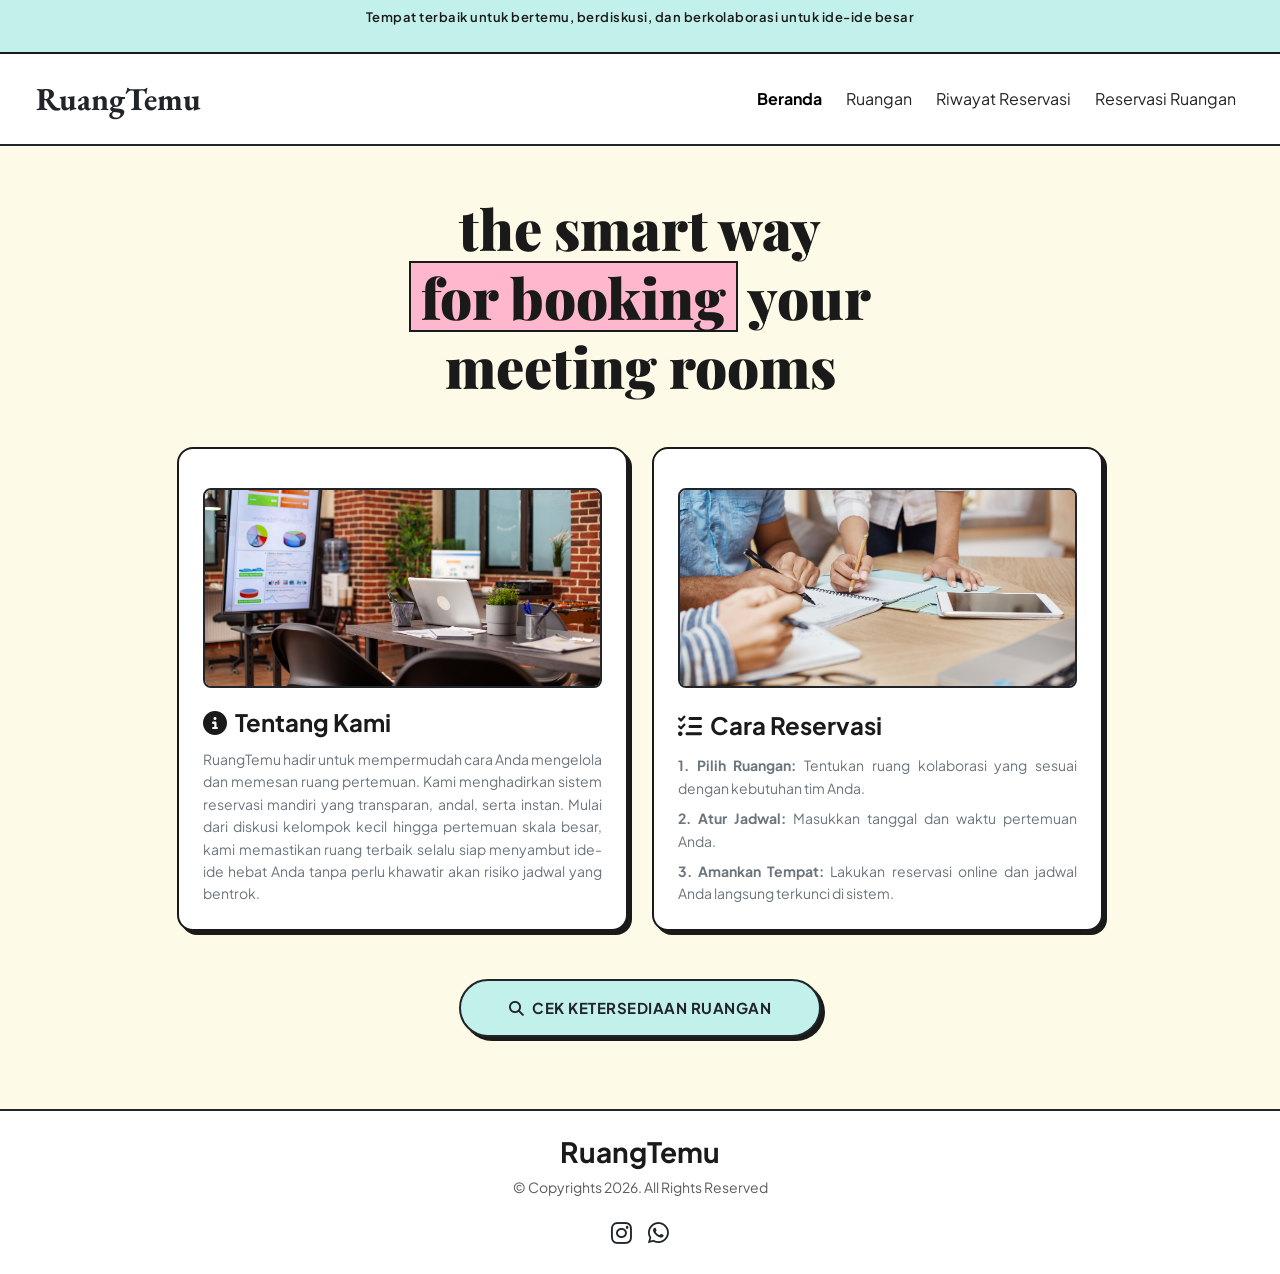
<file: index.html>
<!DOCTYPE html>
<html lang="id">
<head>
    <meta charset="UTF-8">
    <meta name="viewport" content="width=device-width, initial-scale=1.0">

    <link href="https://cdn.jsdelivr.net/npm/bootstrap@5.3.2/dist/css/bootstrap.min.css" rel="stylesheet">
    <link rel="stylesheet" href="https://cdnjs.cloudflare.com/ajax/libs/font-awesome/6.5.1/css/all.min.css"> 

    <title>RuangTemu - Website Reservasi Ruangan Rapat</title>
    <link rel="stylesheet" href="css/style.css">

</head>
<body>

    <div class="top-bar py-2 text-center">
        <p>Tempat terbaik untuk bertemu, berdiskusi, dan berkolaborasi untuk ide-ide besar</p>
    </div>

   <nav class="navbar navbar-expand-lg navbar-light bg-white border-bottom border-2 border-dark sticky-top px-4 py-3">
        <div class="container-fluid">
            <a href="index.html" class="logo navbar-brand fw-bold fs-2 m-0 text-dark">RuangTemu</a> 
            <button class="navbar-toggler border-2 border-dark" type="button" data-bs-toggle="collapse" data-bs-target="#navbarNav">
                <span class="navbar-toggler-icon"></span>
            </button>
            <div class="collapse navbar-collapse justify-content-end" id="navbarNav">
                <ul class="nav-links navbar-nav gap-2 mt-3 mt-lg-0">
                    <a class="nav-link active fw-bold" href="index.html">Beranda</a>
                    <a class="nav-link text-dark" href="ruang.html">Ruangan</a>
                    <a class="nav-link text-dark" href="riwayat.html">Riwayat Reservasi</a>
                    <a class="nav-link text-dark" href="reservasi.html">Reservasi Ruangan</a>
                </ul>
            </div>
         </div>
     </nav>

    <main class="hero container text-center my-5">
        <h1 class="hero-title mb-5">
            the smart way <br>
            <span class="highlight">for booking</span> your <br>
            meeting rooms
        </h1>

        <div class="row g-4 justify-content-center text-start mb-5">
            <div class="col-12 col-md-6 col-lg-5">
                <div class="table-card p-4 h-100">
                    <img src="img/tentangkami.jpg" class="card-img w-100 mb-3 border border-2 border-dark rounded-3" alt="Tentang Kami">
                    <strong class="d-block fs-4 mb-2"><i class="fa-solid fa-circle-info me-2"></i>Tentang Kami</strong>
                    <p class="text-secondary mb-0 card-text-justify">
                        RuangTemu hadir untuk mempermudah cara Anda mengelola dan memesan ruang pertemuan. 
                        Kami menghadirkan sistem reservasi mandiri yang transparan, andal, serta instan. 
                        Mulai dari diskusi kelompok kecil hingga pertemuan skala besar, kami memastikan ruang terbaik selalu siap menyambut ide-ide hebat Anda tanpa perlu khawatir akan risiko jadwal yang bentrok.
                    </p>
                </div>
            </div>

            <div class="col-12 col-md-6 col-lg-5">
                <div class="table-card p-4 h-100">
                    <img src="img/diskusi.jpg" class="card-img w-100 mb-3 border border-2 border-dark rounded-3" alt="Cara Reservasi">
                    <strong class="d-block fs-4 mb-2"><i class="fa-solid fa-list-check me-2"></i>Cara Reservasi</strong>
                    <div class="text-secondary card-text-justify">
                        <p class="mb-2"><strong>1. Pilih Ruangan:</strong> Tentukan ruang kolaborasi yang sesuai dengan kebutuhan tim Anda.</p>
                        <p class="mb-2"><strong>2. Atur Jadwal:</strong> Masukkan tanggal dan waktu pertemuan Anda.</p>
                        <p class="mb-0"><strong>3. Amankan Tempat:</strong> Lakukan reservasi online dan jadwal Anda langsung terkunci di sistem.</p>
                    </div>
                </div>
            </div>
        </div>

        <a href="ruang.html" class="btn-main d-inline-block text-decoration-none text-dark fw-bold px-5 py-3 border border-2 border-dark rounded-pill mb-4">
            <i class="fa-solid fa-magnifying-glass me-2"></i>Cek Ketersediaan Ruangan
        </a>
    </main>

    <footer class="custom-footer text-center bg-white border-top border-2 border-dark py-4 mt-5">
        <div class="container">
            <h3 class="fw-bold mb-2">RuangTemu</h3>
            <p class="text-muted small mb-3">&copy; Copyrights 2026. All Rights Reserved</p>
            <div class="d-flex justify-content-center gap-3 fs-4">
                <a href="#" class="text-dark text-decoration-none"><i class="fa-brands fa-instagram"></i></a>
                <a href="#" class="text-dark text-decoration-none"><i class="fa-brands fa-whatsapp"></i></a>
            </div>
        </div>
    </footer>

    <script src="https://cdn.jsdelivr.net/npm/bootstrap@5.3.2/dist/js/bootstrap.bundle.min.js"></script>
</body>
</html>
</file>
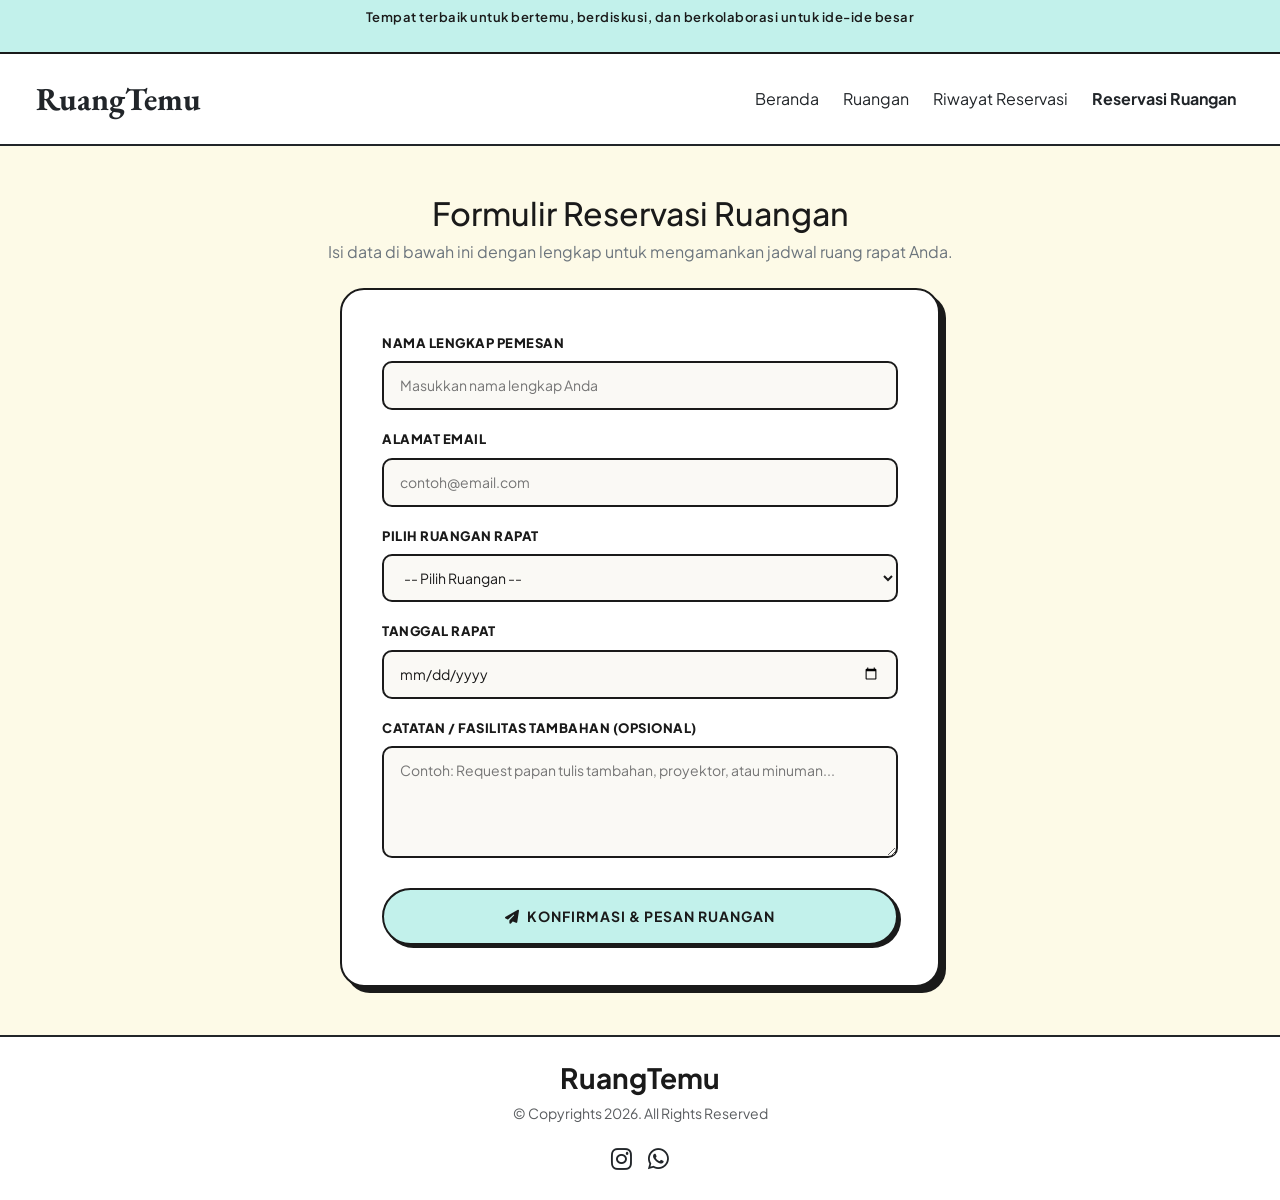
<file: reservasi.html>
<!DOCTYPE html>
<html lang="id">
<head>
    <meta charset="UTF-8">
    <meta name="viewport" content="width=device-width, initial-scale=1.0">

    <link href="https://cdn.jsdelivr.net/npm/bootstrap@5.3.2/dist/css/bootstrap.min.css" rel="stylesheet">
    <link rel="stylesheet" href="https://cdnjs.cloudflare.com/ajax/libs/font-awesome/6.5.1/css/all.min.css">

    <title>RuangTemu - Formulir Reservasi Ruangan</title>
    <link rel="stylesheet" href="css/style.css">

</head>
<body>

    <div class="content-wrapper">
        <div class="top-bar py-2 text-center">
            <p>Tempat terbaik untuk bertemu, berdiskusi, dan berkolaborasi untuk ide-ide besar</p>
        </div>

    <nav class="navbar navbar-expand-lg navbar-light bg-white border-bottom border-2 border-dark sticky-top px-4 py-3">
        <div class="container-fluid">
            <a href="index.html" class="logo navbar-brand fw-bold fs-2 m-0 text-dark">RuangTemu</a> 
            <button class="navbar-toggler border-2 border-dark" type="button" data-bs-toggle="collapse" data-bs-target="#navbarNav">
                <span class="navbar-toggler-icon"></span>
            </button>
            <div class="collapse navbar-collapse justify-content-end" id="navbarNav">
                <ul class="nav-links navbar-nav gap-2 mt-3 mt-lg-0">
                    <a class="nav-link text-dark" href="index.html">Beranda</a>
                    <a class="nav-link text-dark" href="ruang.html">Ruangan</a>
                    <a class="nav-link text-dark" href="riwayat.html">Riwayat Reservasi</a>
                    <a class="nav-link active fw-bold text-dark" href="reservasi.html">Reservasi Ruangan</a>
                </ul>
            </div>
        </div>
     </nav>

        <main class="form-container container my-5">
            <div class="form-header text-center mb-4">
                <h2>Formulir Reservasi Ruangan</h2>
                <p class="text-secondary">Isi data di bawah ini dengan lengkap untuk mengamankan jadwal ruang rapat Anda.</p>
            </div>

            <form action="#" method="POST" class="-form mx-auto" id="form-reservasi">
                <div class="form-group mb-3">
                    <label for="nama">Nama Lengkap Pemesan</label>
                    <input type="text" id="nama" name="nama" placeholder="Masukkan nama lengkap Anda" required>
                </div>

                <div class="form-group mb-3">
                    <label for="email">Alamat Email</label>
                    <input type="email" id="email" name="email" placeholder="contoh@email.com" required>
                </div>

                <div class="form-group mb-3">
                    <label for="pilihan-ruangan">Pilih Ruangan Rapat</label>
                    <select id="pilihan-ruangan" name="ruangan" required>
                        <option value="" disabled selected>-- Pilih Ruangan --</option>
                        <option value="ruang1">Ruangan 1 (Kapasitas 16 Orang)</option>
                        <option value="ruang2">Ruangan 2 (Kapasitas 14 Orang)</option>
                        <option value="ruang3">Ruangan 3 (Kapasitas 12 Orang)</option>
                        <option value="ruang4">Ruangan 4 (Kapasitas 13 Orang)</option>
                        <option value="ruang5">Ruangan 5 (Kapasitas 9 Orang)</option>
                        <option value="ruang6">Ruangan 6 (Kapasitas 11 Orang)</option>
                    </select>
                </div>

                <div class="form-group mb-3">
                    <label for="tanggal">Tanggal Rapat</label>
                    <input type="date" id="tanggal" name="tanggal" required>
                </div>

                <div class="form-group time-grid-container mb-3" id="waktu-container">
                    <label>Pilih Slot Waktu Yang Tersedia (Bisa Pilih Beberapa Jam Sekaligus)</label>
                    <div class="time-slots" id="jadwal-grid"></div>
                </div>

                <div class="form-group mb-4">
                    <label for="catatan">Catatan / Fasilitas Tambahan (Opsional)</label>
                    <textarea id="catatan" name="catatan" rows="4" placeholder="Contoh: Request papan tulis tambahan, proyektor, atau minuman..."></textarea>
                </div>

                <button type="submit" class="btn-submit"><i class="fa-solid fa-paper-plane me-1"></i> Konfirmasi & Pesan Ruangan</button>
            </form>
        </main>
    </div>

    <footer class="custom-footer text-center bg-white border-top border-2 border-dark py-4 mt-5">
        <div class="container">
            <h3 class="fw-bold mb-2">RuangTemu</h3>
            <p class="text-muted small mb-3">&copy; Copyrights 2026. All Rights Reserved</p>
            <div class="d-flex justify-content-center gap-3 fs-4">
                <a href="#" class="text-dark text-decoration-none"><i class="fa-brands fa-instagram"></i></a>
                <a href="#" class="text-dark text-decoration-none"><i class="fa-brands fa-whatsapp"></i></a>
            </div>
        </div>
    </footer>

    <script src="https://cdn.jsdelivr.net/npm/bootstrap@5.3.2/dist/js/bootstrap.bundle.min.js"></script>
    <script src="js/reservasi.js"></script>
</body>
</html>
</file>
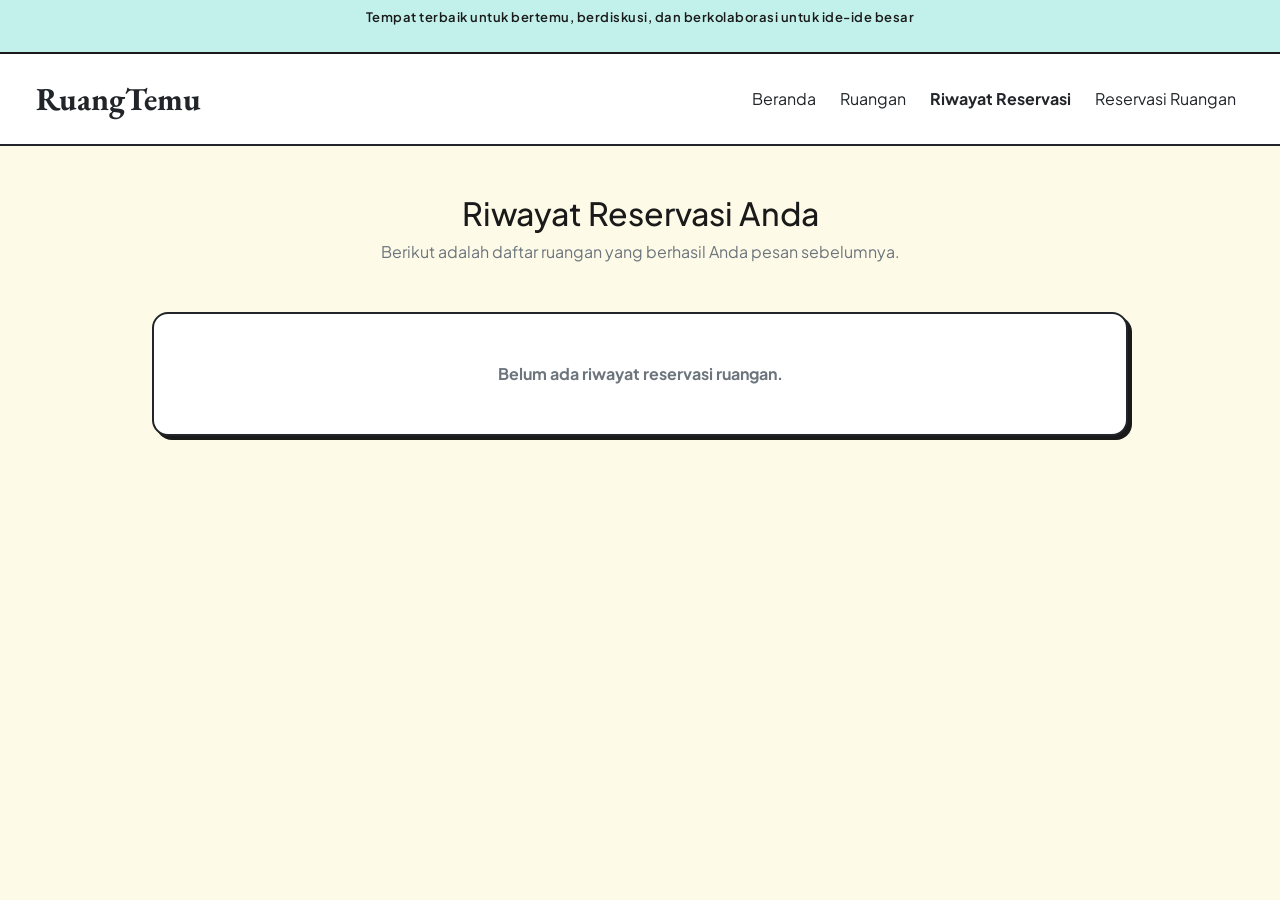
<file: riwayat.html>
<!DOCTYPE html>
<html lang="id">
<head>
    <meta charset="UTF-8">
    <meta name="viewport" content="width=device-width, initial-scale=1.0">
    <link href="https://cdn.jsdelivr.net/npm/bootstrap@5.3.2/dist/css/bootstrap.min.css" rel="stylesheet">
    <link rel="stylesheet" href="https://cdnjs.cloudflare.com/ajax/libs/font-awesome/6.5.1/css/all.min.css">
    <title>RuangTemu - Riwayat Reservasi</title>
    <link rel="stylesheet" href="css/style.css">
</head>
<body>

    <div class="content-wrapper">
        <div class="top-bar py-2 text-center">
            <p>Tempat terbaik untuk bertemu, berdiskusi, dan berkolaborasi untuk ide-ide besar</p>
        </div>

    <nav class="navbar navbar-expand-lg navbar-light bg-white border-bottom border-2 border-dark sticky-top px-4 py-3">
        <div class="container-fluid">
            <a href="index.html" class="logo navbar-brand fw-bold fs-2 m-0 text-dark">RuangTemu</a> 
            <button class="navbar-toggler border-2 border-dark" type="button" data-bs-toggle="collapse" data-bs-target="#navbarNav">
                <span class="navbar-toggler-icon"></span>
            </button>
            <div class="collapse navbar-collapse justify-content-end" id="navbarNav">
                <ul class="nav-links navbar-nav gap-2 mt-3 mt-lg-0">
                    <a class="nav-link text-dark" href="index.html">Beranda</a>
                    <a class="nav-link text-dark" href="ruang.html">Ruangan</a>
                    <a class="nav-link ctive fw-bold text-dark" href="riwayat.html">Riwayat Reservasi</a>
                    <a class="nav-link text-dark" href="reservasi.html">Reservasi Ruangan</a>
                </ul>
            </div>
        </div>
    </nav>

        <main class="form-container container my-5" style="max-width: 1000px;">
            <div class="form-header text-center mb-5">
                <h2>Riwayat Reservasi Anda</h2>
                <p class="text-secondary">Berikut adalah daftar ruangan yang berhasil Anda pesan sebelumnya.</p>
            </div>

            <div id="konten-riwayat"></div>
        </main>
    </div>

    <script src="https://cdn.jsdelivr.net/npm/bootstrap@5.3.2/dist/js/bootstrap.bundle.min.js"></script>
    <script>
        document.addEventListener("DOMContentLoaded", function () {
            renderRiwayat();
        });

        function renderRiwayat() {
        const kontenRiwayat = document.getElementById("konten-riwayat");

            if (kontenRiwayat) {
            let daftarReservasi = JSON.parse(localStorage.getItem("dataReservasi")) || [];

            if (daftarReservasi.length === 0) {
                kontenRiwayat.innerHTML = `
                    <div class="text-center p-5 bg-white border border-2 border-dark rounded-4" style="box-shadow: 4px 4px 0px #1a1a1a;">
                        <p class="text-secondary fw-bold m-0">Belum ada riwayat reservasi ruangan.</p>
                    </div>`;
            return; 
            }

        let htmlKonten = '<div class="row g-4 row-cols-1 row-cols-md-2 row-cols-lg-3">';

        for (let i = 0; i < daftarReservasi.length; i++) {
            let data = daftarReservasi[i];

            htmlKonten += `
                <div class="col">
                    <div class="table-card p-3 p-md-4 h-100 bg-white border border-2 border-dark rounded-4 d-flex flex-column" style="box-shadow: 4px 4px 0px #1a1a1a;">
                        
                        <div class="w-100">
                            <div class="d-flex justify-content-between align-items-center mb-3">
                                <span class="badge bg-dark text-white px-2 py-1" style="font-size: 10px; letter-spacing: 0.5px;">BERHASIL DI-BOOKING</span>
                                <span class="fw-bold text-danger small">${data.id}</span>
                            </div>
                            
                            <strong class="fs-4 d-block mb-3 text-dark">${data.ruangan}</strong>
                            
                            <div class="text-dark mb-3 small">
                                <p class="mb-1"><strong> Pemesan:</strong> ${data.nama}</p>
                                <p class="mb-1"><strong> Tanggal:</strong> ${data.tanggal}</p>
                                <p class="mb-0"><strong> Waktu:</strong> ${data.durasi}</p>
                            </div>
                            
                            <div class="text-secondary small fst-italic p-2 bg-light border border-2 border-dark rounded-3 mb-4">
                                <strong>Catatan:</strong> ${data.catatan || '-'}
                            </div>
                        </div>
                        
                        <div class="mt-auto">
                            <button onclick="batalkanReservasi(${i})" class="btn btn-danger w-100 border border-2 border-dark fw-bold text-uppercase rounded-pill py-2" style="box-shadow: 2px 2px 0px #1a1a1a; font-size: 12px;">
                                <i class="fa-solid fa-trash-can me-1"></i> Batalkan Reservasi
                            </button>
                        </div>
                    </div>
                </div>
            `;
        }

        htmlKonten += '</div>';
        kontenRiwayat.innerHTML = htmlKonten;
        }
    }

        function batalkanReservasi(index) {
            if (confirm("Apakah Anda yakin ingin membatalkan jadwal reservasi ruangan ini?")) {
                let daftarReservasi = JSON.parse(localStorage.getItem("dataReservasi")) || [];
                daftarReservasi.splice(index, 1);
                localStorage.setItem("dataReservasi", JSON.stringify(daftarReservasi));
                renderRiwayat();
            }
        }
    </script>
</body>
</html>
</file>
<file: css/style.css>
@import url('https://fonts.googleapis.com/css2?family=EB+Garamond:ital,wght@0,400..800;1,400..800&family=Playfair+Display:ital,wght@0,400..900;1,400..900&family=Plus+Jakarta+Sans:ital,wght@0,200..800;1,200..800&display=swap');

body {
    font-family: 'Plus Jakarta Sans', sans-serif;
    background-color: #fdfae7;
    color: #1a1a1a;
}

.top-bar {
    background-color: #c2f1eb;
    font-size: 13px;
    font-weight: 600;
    letter-spacing: 0.5px;
    border-bottom: 2px solid #1a1a1a;
    color: #1a1a1a;
}

.navbar .logo {
    font-family: 'EB Garamond', serif;
    color: #1a1a1a;
    text-decoration: none;
}

.navbar-nav .nav-item .nav-link {
    font-family: 'Plus Jakarta Sans', sans-serif;
    font-size: 13px;
    font-weight: 800;
    text-transform: uppercase;
    letter-spacing: 1px;
    transition: color 0.2s;
    padding: 10px 15px;
    color: #1a1a1a;
}

.navbar-nav .nav-item .nav-link:hover {
    color: #ffb7ce;
}

.navbar-nav .nav-item .nav-link.active {
    border: 2px solid #1a1a1a;
    padding: 10px 24px;
    border-radius: 30px;
    background-color: #ffffff;
    font-weight: 800;
    box-shadow: 2px 2px 0px #1a1a1a;
    color: #1a1a1a;
}

.hero-title {
    font-family: 'Playfair Display', serif;
    font-size: 3.5rem;
    font-weight: 900;
    line-height: 1.2;
}

.hero-title .highlight {
    background-color: #ffb7ce;
    padding: 0 10px;
    border: 2px solid #1a1a1a;
    display: inline-block;
}

.table-grid {
    display: grid;
    grid-template-columns: repeat(3, 1fr);
    gap: 24px;
    width: 100%;
    margin-top: 30px;
}

.table-card {
    background-color: #ffffff;
    border: 2px solid #1a1a1a;
    border-radius: 16px;
    box-shadow: 4px 4px 0px #1a1a1a;
    transition: transform 0.2s, box-shadow 0.2s;
    display: flex;
    flex-direction: column;
    justify-content: space-between;
    padding: 24px;
    text-align: left;
    height: 100%;
}

.table-card:hover {
    transform: translate(-4px, -4px);
    box-shadow: 6px 6px 0px #1a1a1a;
}

.table-card .card-img {
    width: 100%;
    height: 200px;
    object-fit: cover;
    border: 2px solid #1a1a1a;
    border-radius: 12px;
    margin: 15px 0;
}

.table-card .card-footer-action {
    display: flex;
    justify-content: space-between;
    align-items: center;
    margin-top: auto;
    width: 100%;
    gap: 10px;
}

.table-card .status-label {
    display: inline-flex;
    align-items: center;
    justify-content: center;
    background-color: #c2f1eb;
    color: #1a1a1a;
    border: 2px solid #1a1a1a;
    padding: 8px 16px;
    font-size: 11px;
    font-weight: 800;
    text-transform: uppercase;
    letter-spacing: 0.5px;
    border-radius: 8px;
    height: 42px;
    white-space: nowrap;
    box-shadow: none;
}

.table-card a.btn-card, 
.table-card .btn-card {
    display: inline-flex;
    align-items: center;
    justify-content: center;
    text-decoration: none;
    font-family: 'Plus Jakarta Sans', sans-serif;
    font-weight: 800;
    font-size: 13px;
    color: #1a1a1a;
    background-color: #ffffff;
    border: 2px solid #1a1a1a;
    padding: 8px 16px;
    border-radius: 8px;
    box-shadow: 2px 2px 0px #1a1a1a;
    transition: all 0.2s;
    height: 42px;
    white-space: nowrap;
}

.table-card a.btn-card:hover, 
.table-card .btn-card:hover {
    background-color: #ffb7ce;
    transform: translate(-2px, -2px);
    box-shadow: 4px 4px 0px #1a1a1a;
    color: #1a1a1a;
}

.-form {
    background-color: #ffffff;
    border: 2px solid #1a1a1a;
    border-radius: 24px;
    padding: 40px;
    box-shadow: 6px 6px 0px #1a1a1a;
    max-width: 600px;
    margin: 0 auto;
    width: 100%;
}

.form-group label {
    font-size: 13px;
    font-weight: 800;
    text-transform: uppercase;
    letter-spacing: 0.5px;
    color: #1a1a1a;
    margin-bottom: 8px;
}

.-form input[type="text"],
.-form input[type="email"],
.-form input[type="date"],
.-form select,
.-form textarea {
    width: 100%;
    padding: 12px 16px;
    font-family: 'Plus Jakarta Sans', sans-serif;
    font-size: 14px;
    color: #1a1a1a;
    background-color: #faf9f5;
    border: 2px solid #1a1a1a;
    border-radius: 10px;
    outline: none;
    transition: all 0.2s;
}

.-form input:focus,
.-form select:focus,
.-form textarea:focus {
    background-color: #ffffff;
    box-shadow: 3px 3px 0px #1a1a1a;
    transform: translate(-2px, -2px);
}

.time-grid-container {
    display: none;
    flex-direction: column;
    width: 100%;
}

.time-grid-container.aktif {
    display: flex;
}

.time-slots {
    display: grid;
    grid-template-columns: repeat(auto-fill, minmax(100px, 1fr));
    gap: 10px;
    width: 100%;
    margin-top: 5px;
}

.slot-btn {
    padding: 12px;
    background-color: #faf9f5;
    border: 2px solid #1a1a1a;
    border-radius: 10px;
    font-family: 'Plus Jakarta Sans', sans-serif;
    font-weight: bold;
    cursor: pointer;
    text-align: center;
    transition: all 0.2s;
}

.slot-btn:hover {
    background-color: #ffb7ce;
    transform: translate(-2px, -2px);
    box-shadow: 2px 2px 0px #1a1a1a;
}

.slot-btn.selected {
    background-color: #c2f1eb;
    transform: translate(-2px, -2px);
    box-shadow: 2px 2px 0px #1a1a1a;
}

.slot-btn.booked {
    background-color: #e2e8f0;
    color: #94a3b8;
    border-color: #cbd5e1;
    pointer-events: none;
    text-decoration: line-through;
}

.btn-submit {
    display: block;
    width: 100%;
    background-color: #c2f1eb;
    color: #1a1a1a;
    border: 2px solid #1a1a1a;
    padding: 16px;
    border-radius: 30px;
    font-size: 14px;
    font-weight: bold;
    text-transform: uppercase;
    letter-spacing: 1px;
    cursor: pointer;
    transition: all 0.2s;
    box-shadow: 3px 3px 0px #1a1a1a;
}

.btn-submit:hover {
    background-color: #ffb7ce;
    transform: translate(-3px, -3px);
    box-shadow: 5px 5px 0px #1a1a1a;
}

.btn-main {
    background-color: #c2f1eb;
    box-shadow: 4px 4px 0px #1a1a1a;
    font-size: 15px;
    text-transform: uppercase;
    letter-spacing: 0.5px;
    transition: all 0.2s;
}

.btn-main:hover {
    background-color: #ffb7ce;
    transform: translate(-3px, -3px);
    box-shadow: 6px 6px 0px #1a1a1a;
}

.card-text-justify {
    text-align: justify;
    font-size: 14px;
    line-height: 1.6;
}

.custom-footer {
    color: #1a1a1a;
}
</file>
